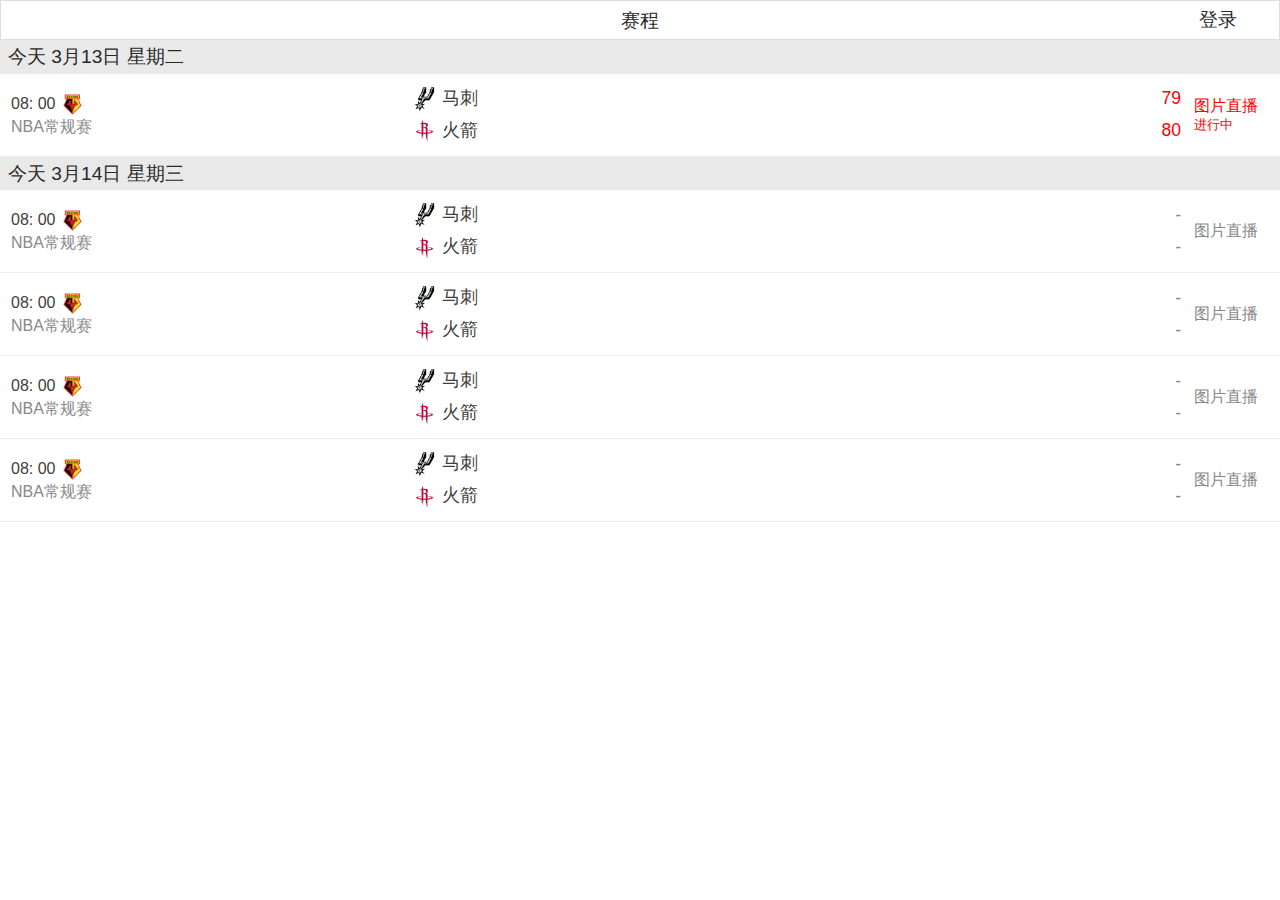
<file: web/index.html>
<!DOCTYPE html>
<html>
<head>
	<meta charset="utf-8" />
	<meta http-equiv="X-UA-Compatible" content="IE=edge">
	<title>Sinwa图片直播</title>
	<meta name="viewport" content="width=device-width, initial-scale=1, user-scalable=no">
	<meta content="yes" name="apple-mobile-web-app-capable" />
	<meta content="black" name="apple-mobile-web-app-status-bar-style" />
	<meta content="telephone=no" name="format-detection" />
	<meta content="email=no" name="format-detection" />
	<link rel="stylesheet" type="text/css" href="./assert/css/reset.css" />
	<link rel="stylesheet" type="text/css" href="./assert/css/main.css" />
	<link rel="stylesheet" href="./assert/iconfont/iconfont.css">
	<link rel="shortcut icon" href="./favicon.ico">
	<script src="./js/jquery-3.3.1.min.js"></script>
	<style>
		.match > h2 {
			font-size: 1.2rem;
			color: #292929;
			height: 2.1rem;
			line-height: 2.1rem;
			padding: 0 .5rem;
			background: #e9e9e9;
		}
		.match-item {
			display: flex;
			padding: 6px;
			border-bottom: 1px solid #eee;
		}
		/* .match-item:last-child {
			border: none;
		} */
		.match-item-info, .match-item-teams, .match-item-result {
			height: 70px;
			padding: 5px;
		}
		.match-item-info {
			flex: 1;
			display: flex;
			flex-direction: column;
			justify-content: center;
			color: #888;
			font-size: 1rem;
		}
		.match-item-info .match-time {
			vertical-align: middle;
			color: #404040;
		}
		.match-item-teams {
			flex: 2;
			display: flex;
			flex-direction: column;
			justify-content: center;
			font-size: 1.1rem;
			color: #404040;
		}
		.match-item-teams > div {
			display: flex;
			justify-content: space-between;
			align-items: center;
			vertical-align: middle;
			padding: 3px;
		}
		/*team的比分*/
		.match-item-teams > div span:last-child {
			color: #888;
		}
		.match-item-teams.isLive > div span:last-child {
			color: red;
		}
		/*视频是否处于直播状态*/
		.match-item .match-item-result {
			font-size: .8rem;
			width: 85px;
			display: flex;
			flex-direction: column;
			justify-content: center;
			color: #888;
		}
		.match-item .match-item-result.isLive {
			color: red;
		}
		.match-item .match-item-result > div:first-child {
			font-size: 1rem;
		}
	</style>
</head>
<body>
	<div>
		<header class="header">
			赛程
			<!--用户处于登录状态时，将该按钮隐藏-->
			<a href="./login.html">
				<!-- <i class="icon iconfont icon-wode my"></i> -->
				<span class="my">登录</span>
			</a>
		</header>
		<div class="content">
			<div class="match">
				<h2>今天 3月13日 星期二</h2>
				<a href="./detail.html">
					<div class="match-item">
						<div class="match-item-info">
							<div class="match-time">
								08: 00
								<img src="./imgs/match.png" width="25px" height="25px" />
							</div>
							<div>NBA常规赛</div>
						</div>
						<div class="match-item-teams isLive">
							<div>
								<span>
									<img src="./imgs/team1.png" width="25px" height="25px" />
									马刺
								</span>
								<span>79</span>
							</div>
							<div>
								<span>
									<img src="./imgs/team2.png" width="25px" height="25px" />
									火箭
								</span>
								<span>80</span>
							</div>
						</div>
						<div class="match-item-result isLive">
							<div>图片直播</div>
							<div>进行中</div>
						</div>
					</div>
				</a>
			</div>
			<div class="match">
				<h2>今天 3月14日 星期三</h2>

				<a href="./detail.html">
					<div class="match-item">
						<div class="match-item-info normal-font">
							<div class="match-time">
								08: 00
								<img src="./imgs/match.png" width="25px" height="25px" />
							</div>
							<div>NBA常规赛</div>
						</div>
						<div class="match-item-teams">
							<div>
								<span>
									<img src="./imgs/team1.png" width="25px" height="25px" /> 马刺
								</span>
								<span>-</span>
							</div>
							<div>
								<span>
									<img src="./imgs/team2.png" width="25px" height="25px" /> 火箭
								</span>
								<span>-</span>
							</div>
						</div>
						<div class="match-item-result">
							<div>图片直播</div>
						</div>
					</div>
				</a>
				<a href="./detail.html">
					<div class="match-item">
						<div class="match-item-info normal-font">
							<div class="match-time">
								08: 00
								<img src="./imgs/match.png" width="25px" height="25px" />
							</div>
							<div>NBA常规赛</div>
						</div>
						<div class="match-item-teams">
							<div>
								<span>
									<img src="./imgs/team1.png" width="25px" height="25px" /> 马刺
								</span>
								<span>-</span>
							</div>
							<div>
								<span>
									<img src="./imgs/team2.png" width="25px" height="25px" /> 火箭
								</span>
								<span>-</span>
							</div>
						</div>
						<div class="match-item-result">
							<div>图片直播</div>
						</div>
					</div>
				</a>
				<a href="./detail.html">
					<div class="match-item">
						<div class="match-item-info normal-font">
							<div class="match-time">
								08: 00
								<img src="./imgs/match.png" width="25px" height="25px" />
							</div>
							<div>NBA常规赛</div>
						</div>
						<div class="match-item-teams">
							<div>
								<span>
									<img src="./imgs/team1.png" width="25px" height="25px" /> 马刺
								</span>
								<span>-</span>
							</div>
							<div>
								<span>
									<img src="./imgs/team2.png" width="25px" height="25px" /> 火箭
								</span>
								<span>-</span>
							</div>
						</div>
						<div class="match-item-result">
							<div>图片直播</div>
						</div>
					</div>
				</a>
				<a href="./detail.html">
					<div class="match-item">
						<div class="match-item-info normal-font">
							<div class="match-time">
								08: 00
								<img src="./imgs/match.png" width="25px" height="25px" />
							</div>
							<div>NBA常规赛</div>
						</div>
						<div class="match-item-teams">
							<div>
								<span>
									<img src="./imgs/team1.png" width="25px" height="25px" /> 马刺
								</span>
								<span>-</span>
							</div>
							<div>
								<span>
									<img src="./imgs/team2.png" width="25px" height="25px" /> 火箭
								</span>
								<span>-</span>
							</div>
						</div>
						<div class="match-item-result">
							<div>图片直播</div>
						</div>
					</div>
				</a>
			</div>
		</div>
	</div>
</body>
</html>
</file>
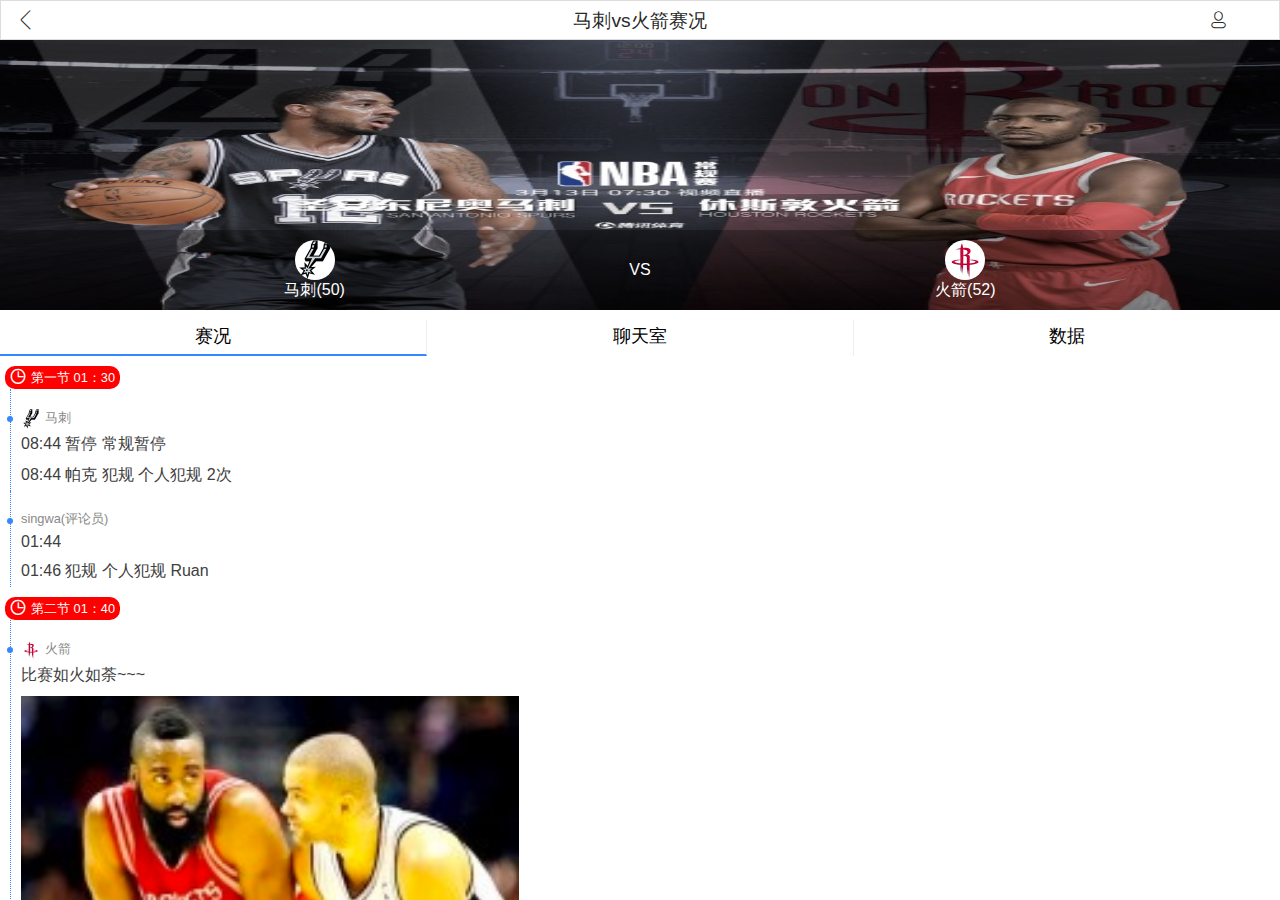
<file: web/detail.html>
<!DOCTYPE html>
<html>

<head>
	<meta charset="utf-8" />
	<meta http-equiv="X-UA-Compatible" content="IE=edge">
	<title>Sinwa图片直播 - 详情</title>
	<meta name="viewport" content="width=device-width, initial-scale=1, user-scalable=no">
	<meta content="yes" name="apple-mobile-web-app-capable" />
	<meta content="black" name="apple-mobile-web-app-status-bar-style" />
	<meta content="telephone=no" name="format-detection" />
	<meta content="email=no" name="format-detection" />
	<link rel="stylesheet" type="text/css" href="./assert/css/reset.css" />
	<link rel="stylesheet" type="text/css" href="./assert/css/main.css" />
	<link rel="stylesheet" href="./assert/iconfont/iconfont.css">
	<link rel="shortcut icon" href="./favicon.ico">
	<script src="./js/jquery-3.3.1.min.js"></script>
	<style>
		/*详情界面保持上部分静止，下面滚动; 同样利用flex布局 poster自然高度， tab-nav自然高度， tab-block填满剩余部分*/
		.poster {
			position: relative;
		}
		.post-img {
			height: 30vh;
			width: 100%;
		}
		.poster-title {
			position: absolute;
			bottom: 0;
			display: flex;
			align-items: center;
			color: #fff;
			width: 100%;
			height: 80px;
			/*这里不要使用opacity属性，文字也会继承透明属性，使用rgpa*/
			background: rgba(0, 0, 0, 0.3);
		}
		.poster-title-team {
			flex: 1;
			text-align: center;
		}
		.poster-title-team img {
			border-radius: 50%;
		}
		/* ************************tab 切换******************************* */
		.tab-nav {
			display: flex;
			margin-top: 5px;
			padding: 5px 0;
			text-align: center;
		}
		.tab-nav > div {
			flex: 1;
			line-height: 2rem;
			font-size: 1.1rem;
			text-align: center;
			border-right: 1px solid #eee;
			padding-bottom: 2px;
		}
		.tab-nav > div:last-child {
			border: none;
		}
		.tab-nav > div.active {
			border-bottom: 2px solid #38f;
		}
		.tab-block {
			flex: 1;
			overflow-y: scroll;
		}

		/******************赛况 frame时间片段的意思*****************/
		.frame {
			padding: 5px;
		}
		/*加强时间icon的效果*/
		.frame .icon {
			font-weight: bold;
			margin-right: 5px;
		}
		.frame-header {
			font-size: 0.8rem;
			display: inline-block;
			padding: 2px 5px;
			background: red;
			color: #fff;
			border-radius: 10px;
		}
		.frame-item {
			position: relative;
			margin-left: 5px;
			border-left: 1px dotted #38f;
			padding: 20px 10px 0;
		}
		.frame-item > p {
			font-size: 1rem;
			color: #404040;
			padding: 5px 0;
		}
		.frame-dot {
			position: absolute;
			width: 6px;
			height: 6px;
			background: #38f;
			border-radius: 50%;
			left: -4px;
    		top: 27px;
		}
		.frame-item-author {
			color: #888;
			font-size: 0.8rem;
			vertical-align: middle;
		}
		/* *************** 评论 ****************  */
		.comments {
			/*为评论输入框留位置，由于输入框是绝对定位*/
			padding-bottom: 50px;
		}
		.comment-form {
			position: fixed;
			bottom: 0;
			left: 0;
			width: 100%;
			height: 50px;
		}
		.comment-form input {
			background:ghostwhite;
			border-top: 1px solid #eee;
			outline: none;
			padding: 5px 10px;
			width: 100%;
			height: 100%;
		}
		.comment {
			font-size: 1rem;
			line-height: 1.5rem;
			margin: 5px 10px;
		}
		.comment > span:first-child {
			color: #38f;
		}


		/*比赛数据*/
		.match-data {
			background: #eee;
		}
		.match-data > div {
			background: #fff;
			margin-bottom: 10px;
			padding: 10px;
		}
		.match-score {
			display: flex;
			flex-direction: row;
			align-items: center;
			text-align: center;
		}
		.match-team-info {
			flex: 1;
		}
		.match-team-info img {
			margin-bottom: 5px;
		}
		.match-score-result {
			flex: 3;
		}
		.match-score-result > div {
			margin: 5px 0;
		}
		.sub-title {
			font-size: 1.1rem;
			font-weight: bold;
		}
		.match-report-row {
			display: flex;
			height: 40px;
			line-height: 40px;
			text-align: center;
			align-items: center;
		}
		.match-report-row.row-title {
			border-bottom: 1px solid #eee;
			color: #888;
			font-size: .8rem;
		}
		.match-report-row span {
			flex: 1;
		}
		.match-report-row span:first-child {
			text-align: left;
		}
		.match-report-row span:last-child {
			text-align: right;
		}

		/* 本场最佳 */
		.mvp > div {
			margin: 10px 0;
			display: flex;
			justify-content: space-between;
			align-items: center;
		}
		.mvp-score {
			display: flex;
			font-size: 1.1rem;
			text-align: center;
			justify-content: space-between;
			align-items: center
		}
		.mvp-score span {
			margin: 0 10px;
		}
		.mvp-score-label {
			font-size: .8rem;
			color: #888;
		}
		.mvp-player {
			flex: 1;
			display: flex;
			align-items: center;
		}
		/*让第二个球员的信息，靠右*/
		.mvp-player:last-child {
			justify-content: flex-end;
		}
		.mvp-player-info {
			margin: 0 5px;
			font-size: .8rem;
			color: #888;
		}
		.mvp-player img {
			border-radius: 50%;
		}
	</style>
</head>

<body>
	<header class="header xxl-font">
		<i class="icon iconfont icon-fanhui back" id="back"></i>
		马刺vs火箭赛况
		<!--用户处于登录状态时，将该按钮隐藏-->
		<a href="./login.html">
			<i class="icon iconfont icon-wode my"></i>
		</a>
	</header>
	<div class="content">
		<div class="poster">
			<img src="./imgs/match-poster.png" class="post-img" />
			<div class="poster-title">
				<div class="poster-title-team">
					<img src="./imgs/team1.png" width="40px" height="40px">
					<div>马刺(50)</div>
				</div>
				<div>VS</div>
				<div class="poster-title-team">
					<img src="./imgs/team2.png" width="40px" height="40px">
					<div>火箭(52)</div>
				</div>
			</div>
		</div>
		<div class="tab-nav">
			<div class="active">赛况</div>
			<div>聊天室</div>
			<div>数据</div>
		</div>
		<div class="tab-block">
			<div id="match-result">
				<div class="frame">
					<h3 class="frame-header">
						<i class="icon iconfont icon-shijian"></i>第一节 01：30
					</h3>
					<div class="frame-item">
						<span class="frame-dot"></span>
						<div class="frame-item-author">
							<img src="./imgs/team1.png" width="20px" height="20px" /> 马刺
						</div>
						<p>08:44 暂停 常规暂停</p>
						<p>08:44 帕克 犯规 个人犯规 2次</p>
					</div>
					<div class="frame-item">
						<span class="frame-dot"></span>
						<div class="frame-item-author">
							singwa(评论员)
						</div>
						<p>01:44 </p>
						<p>01:46 犯规 个人犯规 Ruan</p>
					</div>
				</div>
				<div class="frame">
					<h3 class="frame-header">
						<i class="icon iconfont icon-shijian"></i>第二节 01：40
					</h3>
					<div class="frame-item">
						<span class="frame-dot"></span>
						<div class="frame-item-author">
							<img src="./imgs/team2.png" width="20px" height="20px" /> 火箭
						</div>
						<p>比赛如火如荼~~~</p>
						<p>
							<img src="./imgs/1.png" width="40%" />
						</p>
					</div>
					<div class="frame-item">
						<span class="frame-dot"></span>
						<div class="frame-item-author">
							singwa(评论员)
						</div>
						<p>08:44:41 火箭队请求暂停 常规暂停</p>
						<p>08:44:40 哈登进攻犯规 个人犯规3次</p>
					</div>
				</div>
			</div>
			<div id="comments" class="hidden comments">
				<div class="comment">
					<span>xixi</span>
					<span>赞~</span>
				</div>
				<div class="comment">
					<span>xixi</span>
					<span>赞~哈登mvp</span>
				</div>
				<div class="comment">
					<span>singwa</span>
					<span>哈登+克里斯-保罗 必定能夺冠，加油火箭！</span>
				</div>
				<div class="comment">
					<span>mooc</span>
					<span>詹姆斯去火箭吧~</span>
				</div>
				<div class="comment">
					<span>singwa2</span>
					<span>这场比赛太精彩了</span>
				</div>
				<div class="comment">
					<span>singwa</span>
					<span> 火箭目前位列西部第一，在击败独行侠之后，他们已经领先勇士1.5个胜场，而马刺的处境则是较为尴尬，他们目前拿到了37胜29负，只比身后的快船、掘金和爵士多0.5个胜场，如果马刺赢下火箭，他们将会继续保住西部前7的位置。</span>
				</div>
				<div class="comment">
					<span>xixi</span>
					<span>赞~</span>
				</div>
				<div class="comment">
					<span>xixi</span>
					<span>赞~dfdfgkkksds分担分担分担分担浮动</span>
				</div>
				<div class="comment">
					<span>singwa</span>
					<span>《烈火如歌》最近真是吸粉无数，各种话题随随便便就有成千上万的阅读量，本剧的点击量也轻轻松松破了十亿。看来热巴的高颜值和周渝民男神的实力演技，获得了大家的广泛肯...[详情]</span>
				</div>
				<div class="comment">
					<span>xixi</span>
					<span>赞~</span>
				</div>
				<div class="comment">
					<span>xixi</span>
					<span>赞~dfdfgkkksds分担分担分担分担浮动</span>
				</div>
				<div class="comment">
					<span>singwa</span>
					<span>《烈火如歌》最近真是吸粉无数，各种话题随随便便就有成千上万的阅读量，本剧的点击量也轻轻松松破了十亿。看来热巴的高颜值和周渝民男神的实力演技，获得了大家的广泛肯...[详情]</span>
				</div>
				<div class="comment-form">
					<input type="text" placeholder="别憋着，说点啥~~ 回车既发射"></input>
				</div>
			</div>
			<div id="match-data" class="hidden match-data">
				<div class="match-score">
					<div class="match-team-info">
						<img src="./imgs/team1.png" width="40px" height="40px" />
						<div>火箭</div>
					</div>
					<div class="match-score-result">
						<div style="font-size: .8rem;color: red;">第一小节 01：40</div>
						<div style="font-size: 1.2rem; color:red;">
							<span>21</span>
							<span>Live</span>
							<span>22</span>
						</div>
						<div style="font-size: .8rem; color:#888;">NBA常规赛</div>
					</div>
					<div class="match-team-info">
						<img src="./imgs/team2.png" width="40px" height="40px" />
						<div>雷霆</div>
					</div>
				</div>
				<div class="match-report">
					<h3 class="sub-title">赛况</h3>
					<div class="match-report-row row-title">
						<span>球队</span>
						<span>1TH</span>
						<span>2TH</span>
						<span>3TH</span>
						<span>4TH</span>
						<span>总分</span>
					</div>
					<div class="match-report-row">
						<span><img src="./imgs/team1.png" width="30px" height="30px" /></span>
						<span>20</span>
						<span>-</span>
						<span>-</span>
						<span>20</span>
						<span>40</span>
					</div>
					<div class="match-report-row">
						<span>
							<img src="./imgs/team2.png" width="30px" height="30px" />
						</span>
						<span>15</span>
						<span>-</span>
						<span>-</span>
						<span>30</span>
						<span>40</span>
					</div>
				</div>
				<div class="mvp">
					<h3 class="sub-title">本场最佳</h3>
					<div>
						<div class="mvp-player">
							<img src="./imgs/pa.png" width="50px;" height="40px" />
							<div class="mvp-player-info">
								<div>9</div>
								<div>帕克</div>
							</div>
						</div>
						<div class="mvp-score">
							<span>10</span>
							<span class="mvp-score-label">得分</span>
							<span>12</span>
						</div>
						<div class="mvp-player">
							<div class="mvp-player-info">
								<div>13</div>
								<div>哈登</div>
							</div>
							<img src="./imgs/ha.png" width="50px;" height="40px" />
						</div>
					</div>
					<div>
						<div class="mvp-player">
							<img src="./imgs/pa.png" width="50px;" height="40px" />
							<div class="mvp-player-info">
								<div>9</div>
								<div>帕克</div>
							</div>
						</div>
						<div class="mvp-score"><span>10</span><span class="mvp-score-label">助攻</span><span>9</span></div>
						<div class="mvp-player">
							<div class="mvp-player-info">
								<div>3</div>
								<div>保罗</div>
							</div>
							<img src="./imgs/bao.png" width="50px;" height="40px" />
						</div>
					</div>
				</div>
			</div>
		</div>
	</div>
	<script>
		$(function () {
			var $nav = $('.tab-nav div');
			var $content = $('.tab-block > div');
			var $back = $('#back');

			/*切换tab*/
			$nav.click(function () {
				var $this = $(this);
				var $t = $this.index();
				$nav.removeClass();
				$this.addClass('active');
				$content.css('display', 'none');
				$content.eq($t).css('display', 'block');
			});

			$back.click(function () {
				window.history.back();
			});
		});
	</script>
</body>
</html>
</file>
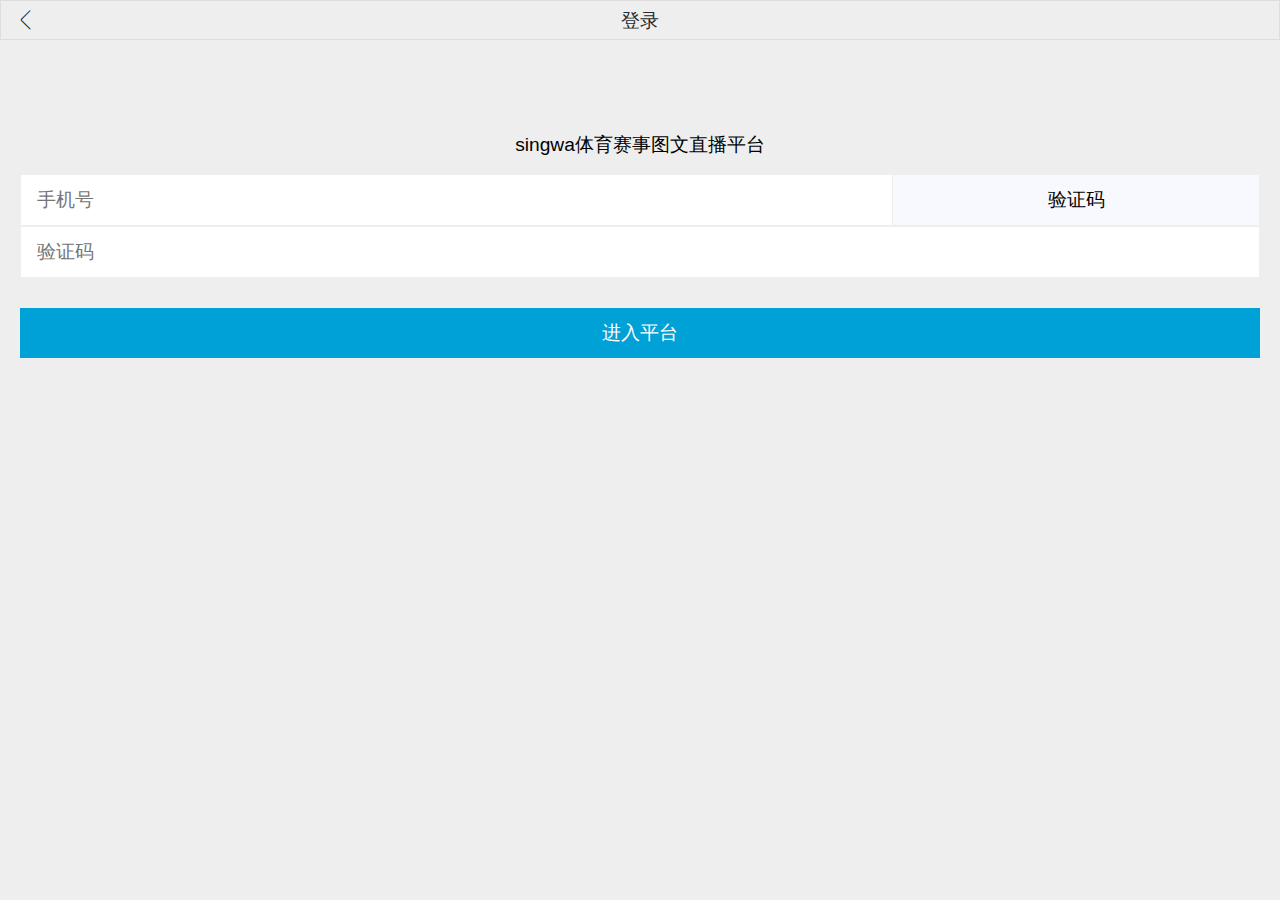
<file: web/login.html>
<!DOCTYPE html>
<html>

<head>
	<meta charset="utf-8" />
	<meta http-equiv="X-UA-Compatible" content="IE=edge">
	<title>Sinwa图片直播 - 登录</title>
	<meta name="viewport" content="width=device-width, initial-scale=1, user-scalable=no">
	<meta content="yes" name="apple-mobile-web-app-capable" />
	<meta content="black" name="apple-mobile-web-app-status-bar-style" />
	<meta content="telephone=no" name="format-detection" />
	<meta content="email=no" name="format-detection" />
	<link rel="stylesheet" type="text/css" href="./assert/css/reset.css" />
	<link rel="stylesheet" type="text/css" href="./assert/css/main.css" />
	<link rel="stylesheet" href="./assert/iconfont/iconfont.css">
	<link rel="shortcut icon" href="./favicon.ico">
	<script src="./js/jquery-3.3.1.min.js"></script>
	<style>
		body {
			background: #eee;
		}
		.login {
			text-align: center;
			margin-top: 8vh;
			padding: 20px;
		}
		.login h2 {
			font-size: 1.2rem;
			margin-bottom: 1rem;
		}
		.login-item {
			font-size: 0;
			background: #fff;
			padding-left: 1rem;
			border: 1px solid #eee;
		}
		/*避免两个输入框间的border重叠*/
		.login-item:last-child {
			border-top: 0;
		}
		input, button {
			width: 100%;
			border: none;
			outline: none;
			height: 50px;
			line-height: 50px;
			font-size: 1.2rem;
			color: #333;
			background: transparent;
		}
		.phone-num {
			width: 70%;
		}
		/*获取验证码的button*/
		.login-item button {
			width: 30%;
			padding: 0 10px;
			background: none;
			color: inherit;
			display: inline-block;
			background: ghostwhite;
			border-left: 1px solid #eee;
		}
		.submit-btn {
			background: #00a1d6;
			width: 100%;
			color: #fff;
			margin-top: 30px;
		}

	</style>
</head>

<body>
	<header class="header xxl-font">
		<i class="icon iconfont icon-fanhui back" id="back"></i>
		登录
	</header>
	<form class="login" id="form">
		<h2>singwa体育赛事图文直播平台</h2>
		<div class="login-item">
			<input type="text" placeholder="手机号" class="phone-num" name="phone_num"/>
			<button type="button" id="authCodeBtn">验证码</button>
		</div>
		<div class="login-item">
			<input type="text" placeholder="验证码" name="code" />
		</div>
		<button type="submit" class="submit-btn" id="submit-btn">进入平台</button>
	</form>
	<script>
		$(function () {
			var $back = $('#back');
			var $submitBtn = $('#submit-btn');
			// 获取验证吗
		  $('#authCodeBtn').click(function (event) {

			    var phone_num = $(" input[ name='phone_num' ] ").val()
				url = "http://singwa.swoole.com:8811?s=index/login&phone_num="+phone_num;
				$(this).html('已发送').attr('disabled', true);
				// $.post()
				$.get(url, function (data) {
					// TODO: 将下面3行代码删除
					if (data.status == 'ok') {
						alert('发送完成');
					}
					// if (result.status != 'ok') {
					// 	alert('网络错误');
					// }
				});
			});

			// 提交表单
			$submitBtn.click(function (event) {
				event.preventDefault();
				var formData = $('form').serialize();
				// TODO: 请求后台接口跳转界面，前端跳转或者后台跳
				$.get("https://www.easy-mock.com/mock/5ab1188bddac7967e4398146/example/query?"+formData, function (data) {
					console.log("https://www.easy-mock.com/mock/5ab1188bddac7967e4398146/example/query?" + formData);
					// location.href='index.html';
				});
			});

			// 返回上一页
			$back.click(function (e) {
				window.history.back();
			});
		});
	</script>
</body>

</html>
</file>
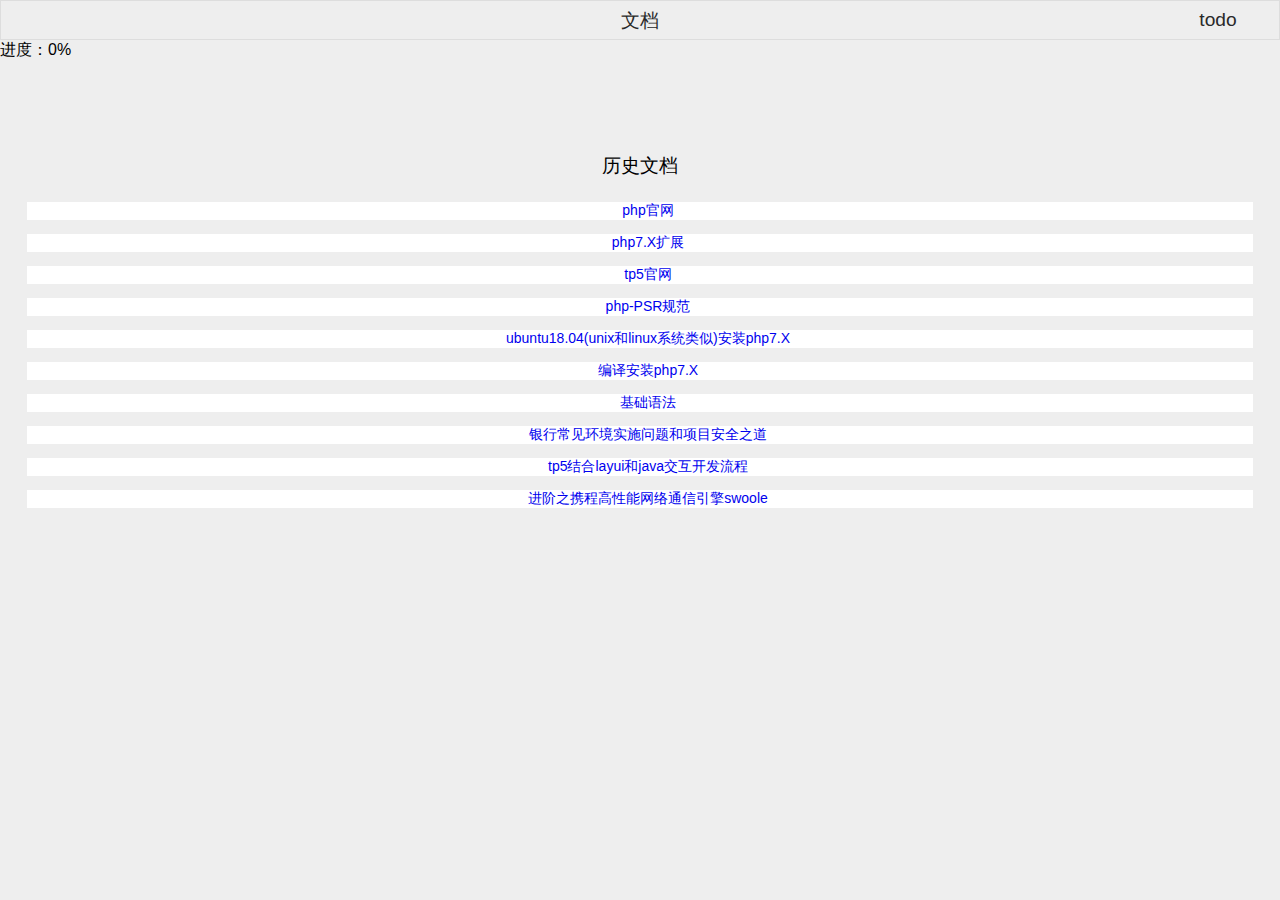
<file: web/php.html>
<!DOCTYPE html>
<html>
<head>
    <meta charset="utf-8"/>
    <meta http-equiv="X-UA-Compatible" content="IE=edge">
    <title>php7.X学习</title>
    <meta name="viewport" content="width=device-width, initial-scale=1, user-scalable=no">
    <meta content="yes" name="apple-mobile-web-app-capable"/>
    <meta content="black" name="apple-mobile-web-app-status-bar-style"/>
    <meta content="telephone=no" name="format-detection"/>
    <meta content="email=no" name="format-detection"/>
    <link rel="stylesheet" type="text/css" href="./assert/css/reset.css"/>
    <link rel="stylesheet" type="text/css" href="./assert/css/main.css"/>
    <link rel="stylesheet" href="./assert/iconfont/iconfont.css">
    <link rel="shortcut icon" href="https://www.php.net/favicon.ico">
    <script src="./js/jquery-3.3.1.min.js"></script>
    <style>
        body {
            background: #eee;
        }

        .login {
            text-align: center;
            margin-top: 8vh;
            padding: 20px;
        }

        .login h2 {
            font-size: 1.2rem;
            margin-bottom: 1rem;
        }

        .login-item {
            background: #fff;
            padding-left: 1rem;
            border: 7px solid #eee;
            font-size: 14px;
        }

        /*避免两个输入框间的border重叠*/
        .login-item:last-child {
            border-top: 0;
        }

        input, button {
            width: 100%;
            border: none;
            outline: none;
            height: 50px;
            line-height: 50px;
            font-size: 1.2rem;
            color: #333;
            background: transparent;
        }
    </style>
</head>
<body>
<div>
    <header class="header">
        文档
        <!--用户处于登录状态时，将该按钮隐藏-->
        <a href="./todo.html">
            <!-- <i class="icon iconfont icon-wode my"></i> -->
            <span class="my">todo</span>
        </a>
    </header>
    <div>
        进度：0%
    </div>
    <div class="login" id="form">
        <h2>历史文档</h2>
        <div class="login-item">
            <a href="https://www.php.net/">php官网</a>
        </div>
        <div class="login-item">
            <a href="https://pecl.php.net/">php7.X扩展</a>
        </div>
        <div class="login-item">
            <a href="https://www.kancloud.cn/manual/thinkphp5/118003">tp5官网</a>
        </div>
        <div class="login-item">
            <a href="https://learnku.com/docs/psr">php-PSR规范</a>
        </div>
        <div class="login-item">
            <a href="https://blog.csdn.net/m290345792/article/details/89371789">ubuntu18.04(unix和linux系统类似)安装php7.X</a>
        </div>
        <div class="login-item">
            <a href="https://www.jianshu.com/p/ca3f65117217">编译安装php7.X</a>
        </div>
        <div class="login-item">
            <a href="javascript:;">基础语法</a>
        </div>
        <div class="login-item">
            <a href="javascript:;">银行常见环境实施问题和项目安全之道</a>
        </div>
        <div class="login-item">
            <a href="javascript:;">tp5结合layui和java交互开发流程</a>
        </div>
        <div class="login-item">
            <a href="javascript:;">进阶之携程高性能网络通信引擎swoole</a>
        </div>
        <div/>
    </div>
</div>
</body>
</html>
</file>
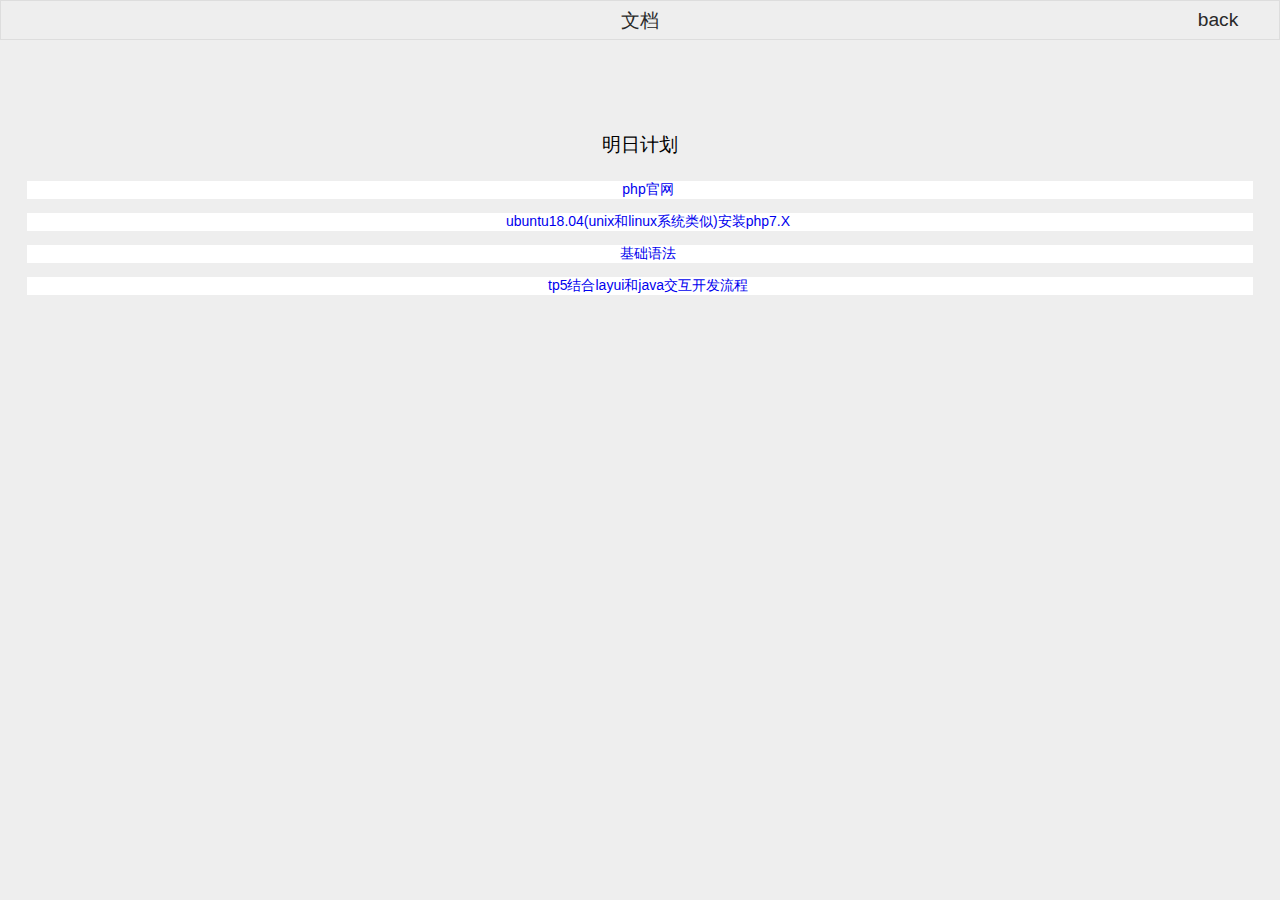
<file: web/todo.html>
<!DOCTYPE html>
<html>
<head>
    <meta charset="utf-8"/>
    <meta http-equiv="X-UA-Compatible" content="IE=edge">
    <title>php7.X学习</title>
    <meta name="viewport" content="width=device-width, initial-scale=1, user-scalable=no">
    <meta content="yes" name="apple-mobile-web-app-capable"/>
    <meta content="black" name="apple-mobile-web-app-status-bar-style"/>
    <meta content="telephone=no" name="format-detection"/>
    <meta content="email=no" name="format-detection"/>
    <link rel="stylesheet" type="text/css" href="./assert/css/reset.css"/>
    <link rel="stylesheet" type="text/css" href="./assert/css/main.css"/>
    <link rel="stylesheet" href="./assert/iconfont/iconfont.css">
    <link rel="shortcut icon" href="https://www.php.net/favicon.ico">
    <script src="./js/jquery-3.3.1.min.js"></script>
    <style>
        body {
            background: #eee;
        }

        .login {
            text-align: center;
            margin-top: 8vh;
            padding: 20px;
        }

        .login h2 {
            font-size: 1.2rem;
            margin-bottom: 1rem;
        }

        .login-item {
            background: #fff;
            padding-left: 1rem;
            border: 7px solid #eee;
            font-size: 14px;
        }

        /*避免两个输入框间的border重叠*/
        .login-item:last-child {
            border-top: 0;
        }

        input, button {
            width: 100%;
            border: none;
            outline: none;
            height: 50px;
            line-height: 50px;
            font-size: 1.2rem;
            color: #333;
            background: transparent;
        }
    </style>
</head>
<body>
<div>
    <header class="header">
        文档
        <!--用户处于登录状态时，将该按钮隐藏-->
        <a href="./php.html">
            <!-- <i class="icon iconfont icon-wode my"></i> -->
            <span class="my">back</span>
        </a>
    </header>
    <div class="login" id="form">
        <h2>明日计划</h2>
        <div class="login-item">
            <a href="https://www.php.net/">php官网</a>
        </div>
        <div class="login-item">
            <a href="https://blog.csdn.net/m290345792/article/details/89371789">ubuntu18.04(unix和linux系统类似)安装php7.X</a>
        </div>
        <div class="login-item">
            <a href="javascript:;">基础语法</a>
        </div>
        <div class="login-item">
            <a href="javascript:;">tp5结合layui和java交互开发流程</a>
        </div>
        <div/>
    </div>
</div>
</body>
</html>
</file>
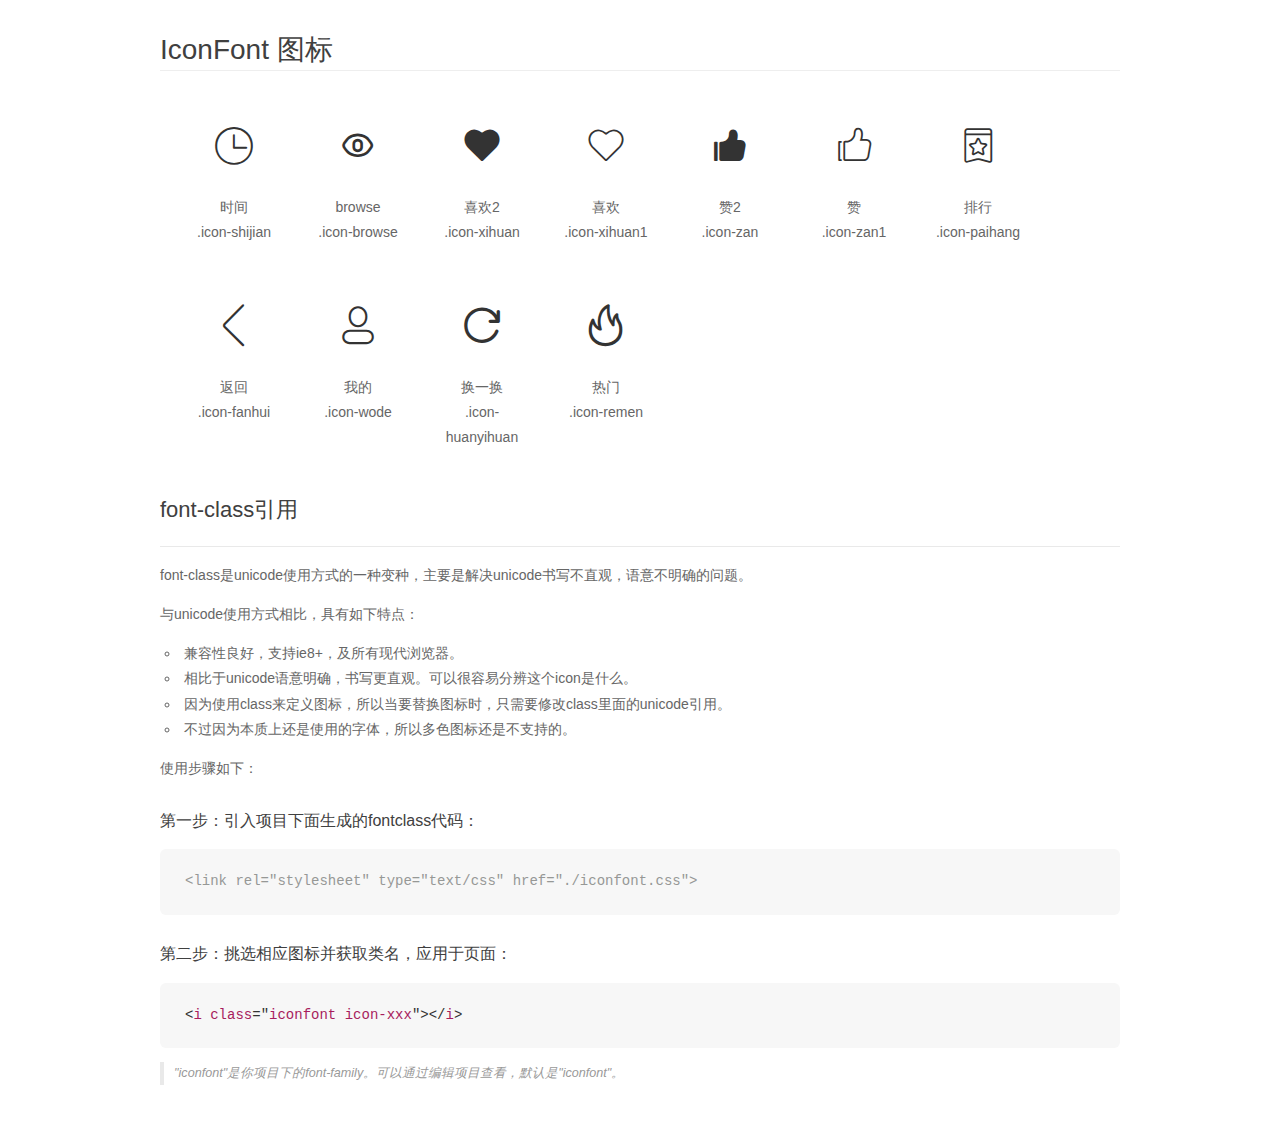
<file: web/assert/iconfont/demo_fontclass.html>
<!DOCTYPE html>
<html>
<head>
    <meta charset="utf-8"/>
    <title>IconFont</title>
    <link rel="stylesheet" href="demo.css">
    <link rel="stylesheet" href="iconfont.css">
</head>
<body>
    <div class="main markdown">
        <h1>IconFont 图标</h1>
        <ul class="icon_lists clear">
            
                <li>
                <i class="icon iconfont icon-shijian"></i>
                    <div class="name">时间</div>
                    <div class="fontclass">.icon-shijian</div>
                </li>
            
                <li>
                <i class="icon iconfont icon-browse"></i>
                    <div class="name">browse</div>
                    <div class="fontclass">.icon-browse</div>
                </li>
            
                <li>
                <i class="icon iconfont icon-xihuan"></i>
                    <div class="name">喜欢2</div>
                    <div class="fontclass">.icon-xihuan</div>
                </li>
            
                <li>
                <i class="icon iconfont icon-xihuan1"></i>
                    <div class="name">喜欢</div>
                    <div class="fontclass">.icon-xihuan1</div>
                </li>
            
                <li>
                <i class="icon iconfont icon-zan"></i>
                    <div class="name">赞2</div>
                    <div class="fontclass">.icon-zan</div>
                </li>
            
                <li>
                <i class="icon iconfont icon-zan1"></i>
                    <div class="name">赞</div>
                    <div class="fontclass">.icon-zan1</div>
                </li>
            
                <li>
                <i class="icon iconfont icon-paihang"></i>
                    <div class="name">排行</div>
                    <div class="fontclass">.icon-paihang</div>
                </li>
            
                <li>
                <i class="icon iconfont icon-fanhui"></i>
                    <div class="name">返回</div>
                    <div class="fontclass">.icon-fanhui</div>
                </li>
            
                <li>
                <i class="icon iconfont icon-wode"></i>
                    <div class="name">我的</div>
                    <div class="fontclass">.icon-wode</div>
                </li>
            
                <li>
                <i class="icon iconfont icon-huanyihuan"></i>
                    <div class="name">换一换</div>
                    <div class="fontclass">.icon-huanyihuan</div>
                </li>
            
                <li>
                <i class="icon iconfont icon-remen"></i>
                    <div class="name">热门</div>
                    <div class="fontclass">.icon-remen</div>
                </li>
            
        </ul>

        <h2 id="font-class-">font-class引用</h2>
        <hr>

        <p>font-class是unicode使用方式的一种变种，主要是解决unicode书写不直观，语意不明确的问题。</p>
        <p>与unicode使用方式相比，具有如下特点：</p>
        <ul>
        <li>兼容性良好，支持ie8+，及所有现代浏览器。</li>
        <li>相比于unicode语意明确，书写更直观。可以很容易分辨这个icon是什么。</li>
        <li>因为使用class来定义图标，所以当要替换图标时，只需要修改class里面的unicode引用。</li>
        <li>不过因为本质上还是使用的字体，所以多色图标还是不支持的。</li>
        </ul>
        <p>使用步骤如下：</p>
        <h3 id="-fontclass-">第一步：引入项目下面生成的fontclass代码：</h3>


        <pre><code class="lang-js hljs javascript"><span class="hljs-comment">&lt;link rel="stylesheet" type="text/css" href="./iconfont.css"&gt;</span></code></pre>
        <h3 id="-">第二步：挑选相应图标并获取类名，应用于页面：</h3>
        <pre><code class="lang-css hljs">&lt;<span class="hljs-selector-tag">i</span> <span class="hljs-selector-tag">class</span>="<span class="hljs-selector-tag">iconfont</span> <span class="hljs-selector-tag">icon-xxx</span>"&gt;&lt;/<span class="hljs-selector-tag">i</span>&gt;</code></pre>
        <blockquote>
        <p>"iconfont"是你项目下的font-family。可以通过编辑项目查看，默认是"iconfont"。</p>
        </blockquote>
    </div>
</body>
</html>
</file>
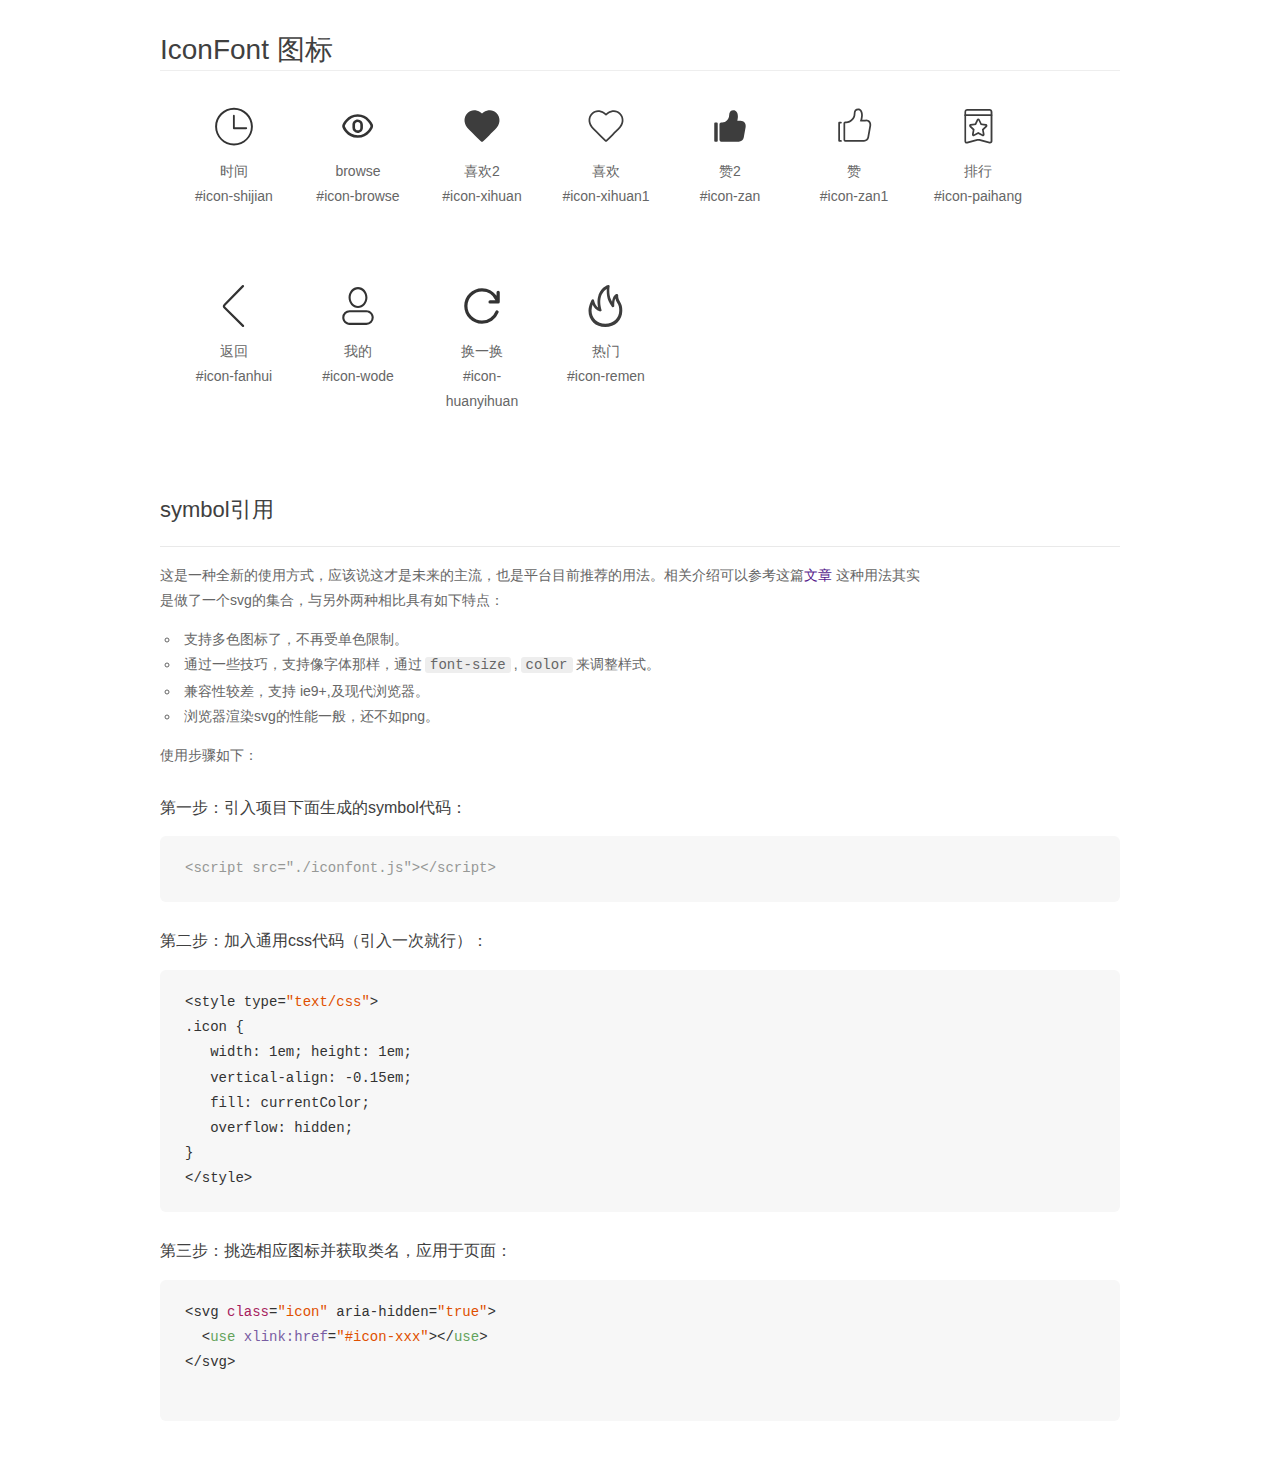
<file: web/assert/iconfont/demo_symbol.html>
<!DOCTYPE html>
<html>
<head>
    <meta charset="utf-8"/>
    <title>IconFont</title>
    <link rel="stylesheet" href="demo.css">
    <script src="iconfont.js"></script>

    <style type="text/css">
        .icon {
          /* 通过设置 font-size 来改变图标大小 */
          width: 1em; height: 1em;
          /* 图标和文字相邻时，垂直对齐 */
          vertical-align: -0.15em;
          /* 通过设置 color 来改变 SVG 的颜色/fill */
          fill: currentColor;
          /* path 和 stroke 溢出 viewBox 部分在 IE 下会显示
             normalize.css 中也包含这行 */
          overflow: hidden;
        }

    </style>
</head>
<body>
    <div class="main markdown">
        <h1>IconFont 图标</h1>
        <ul class="icon_lists clear">
            
                <li>
                    <svg class="icon" aria-hidden="true">
                        <use xlink:href="#icon-shijian"></use>
                    </svg>
                    <div class="name">时间</div>
                    <div class="fontclass">#icon-shijian</div>
                </li>
            
                <li>
                    <svg class="icon" aria-hidden="true">
                        <use xlink:href="#icon-browse"></use>
                    </svg>
                    <div class="name">browse</div>
                    <div class="fontclass">#icon-browse</div>
                </li>
            
                <li>
                    <svg class="icon" aria-hidden="true">
                        <use xlink:href="#icon-xihuan"></use>
                    </svg>
                    <div class="name">喜欢2</div>
                    <div class="fontclass">#icon-xihuan</div>
                </li>
            
                <li>
                    <svg class="icon" aria-hidden="true">
                        <use xlink:href="#icon-xihuan1"></use>
                    </svg>
                    <div class="name">喜欢</div>
                    <div class="fontclass">#icon-xihuan1</div>
                </li>
            
                <li>
                    <svg class="icon" aria-hidden="true">
                        <use xlink:href="#icon-zan"></use>
                    </svg>
                    <div class="name">赞2</div>
                    <div class="fontclass">#icon-zan</div>
                </li>
            
                <li>
                    <svg class="icon" aria-hidden="true">
                        <use xlink:href="#icon-zan1"></use>
                    </svg>
                    <div class="name">赞</div>
                    <div class="fontclass">#icon-zan1</div>
                </li>
            
                <li>
                    <svg class="icon" aria-hidden="true">
                        <use xlink:href="#icon-paihang"></use>
                    </svg>
                    <div class="name">排行</div>
                    <div class="fontclass">#icon-paihang</div>
                </li>
            
                <li>
                    <svg class="icon" aria-hidden="true">
                        <use xlink:href="#icon-fanhui"></use>
                    </svg>
                    <div class="name">返回</div>
                    <div class="fontclass">#icon-fanhui</div>
                </li>
            
                <li>
                    <svg class="icon" aria-hidden="true">
                        <use xlink:href="#icon-wode"></use>
                    </svg>
                    <div class="name">我的</div>
                    <div class="fontclass">#icon-wode</div>
                </li>
            
                <li>
                    <svg class="icon" aria-hidden="true">
                        <use xlink:href="#icon-huanyihuan"></use>
                    </svg>
                    <div class="name">换一换</div>
                    <div class="fontclass">#icon-huanyihuan</div>
                </li>
            
                <li>
                    <svg class="icon" aria-hidden="true">
                        <use xlink:href="#icon-remen"></use>
                    </svg>
                    <div class="name">热门</div>
                    <div class="fontclass">#icon-remen</div>
                </li>
            
        </ul>


        <h2 id="symbol-">symbol引用</h2>
        <hr>

        <p>这是一种全新的使用方式，应该说这才是未来的主流，也是平台目前推荐的用法。相关介绍可以参考这篇<a href="">文章</a>
        这种用法其实是做了一个svg的集合，与另外两种相比具有如下特点：</p>
        <ul>
          <li>支持多色图标了，不再受单色限制。</li>
          <li>通过一些技巧，支持像字体那样，通过<code>font-size</code>,<code>color</code>来调整样式。</li>
          <li>兼容性较差，支持 ie9+,及现代浏览器。</li>
          <li>浏览器渲染svg的性能一般，还不如png。</li>
        </ul>
        <p>使用步骤如下：</p>
        <h3 id="-symbol-">第一步：引入项目下面生成的symbol代码：</h3>
        <pre><code class="lang-js hljs javascript"><span class="hljs-comment">&lt;script src="./iconfont.js"&gt;&lt;/script&gt;</span></code></pre>
        <h3 id="-css-">第二步：加入通用css代码（引入一次就行）：</h3>
        <pre><code class="lang-js hljs javascript">&lt;style type=<span class="hljs-string">"text/css"</span>&gt;
.icon {
   width: <span class="hljs-number">1</span>em; height: <span class="hljs-number">1</span>em;
   vertical-align: <span class="hljs-number">-0.15</span>em;
   fill: currentColor;
   overflow: hidden;
}
&lt;<span class="hljs-regexp">/style&gt;</span></code></pre>
        <h3 id="-">第三步：挑选相应图标并获取类名，应用于页面：</h3>
        <pre><code class="lang-js hljs javascript">&lt;svg <span class="hljs-class"><span class="hljs-keyword">class</span></span>=<span class="hljs-string">"icon"</span> aria-hidden=<span class="hljs-string">"true"</span>&gt;<span class="xml"><span class="hljs-tag">
  &lt;<span class="hljs-name">use</span> <span class="hljs-attr">xlink:href</span>=<span class="hljs-string">"#icon-xxx"</span>&gt;</span><span class="hljs-tag">&lt;/<span class="hljs-name">use</span>&gt;</span>
</span>&lt;<span class="hljs-regexp">/svg&gt;
        </span></code></pre>
    </div>
</body>
</html>
</file>
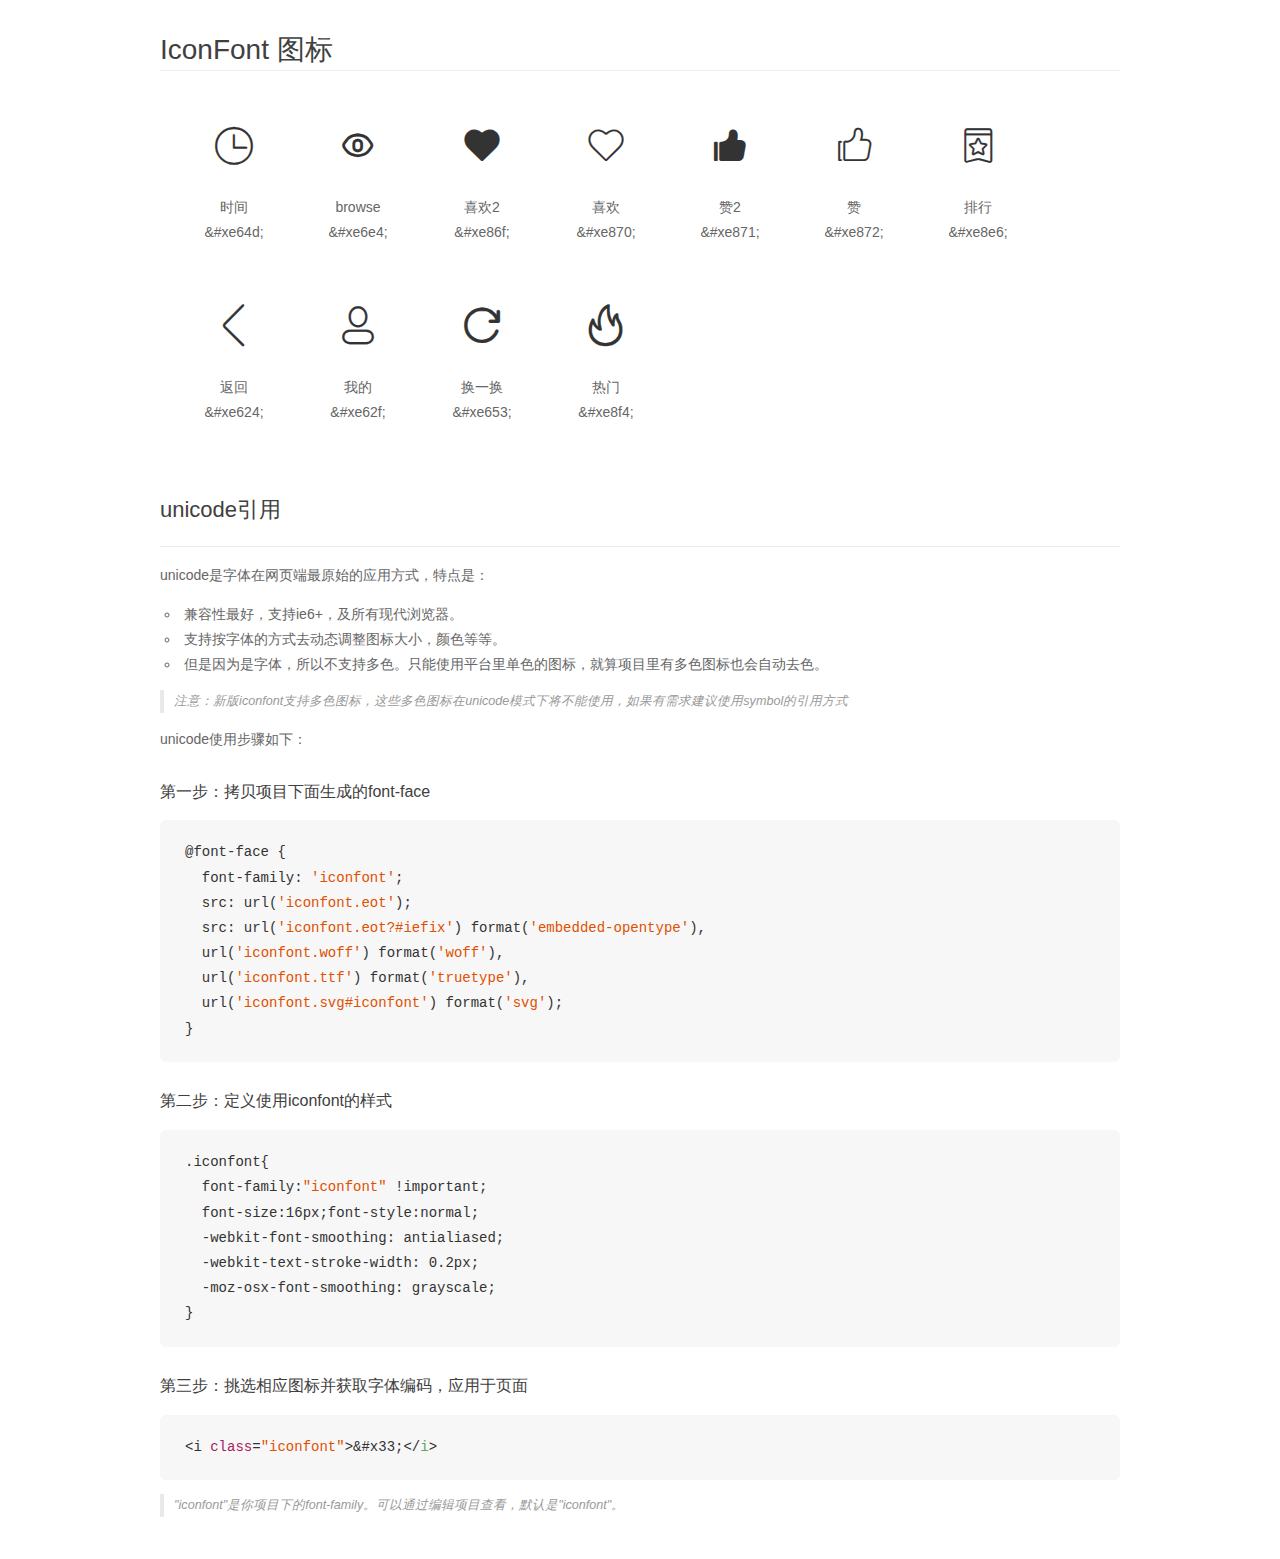
<file: web/assert/iconfont/demo_unicode.html>
<!DOCTYPE html>
<html>
<head>
    <meta charset="utf-8"/>
    <title>IconFont</title>
    <link rel="stylesheet" href="demo.css">

    <style type="text/css">

        @font-face {font-family: "iconfont";
          src: url('iconfont.eot'); /* IE9*/
          src: url('iconfont.eot#iefix') format('embedded-opentype'), /* IE6-IE8 */
          url('iconfont.woff') format('woff'), /* chrome, firefox */
          url('iconfont.ttf') format('truetype'), /* chrome, firefox, opera, Safari, Android, iOS 4.2+*/
          url('iconfont.svg#iconfont') format('svg'); /* iOS 4.1- */
        }

        .iconfont {
          font-family:"iconfont" !important;
          font-size:16px;
          font-style:normal;
          -webkit-font-smoothing: antialiased;
          -webkit-text-stroke-width: 0.2px;
          -moz-osx-font-smoothing: grayscale;
        }

    </style>
</head>
<body>
    <div class="main markdown">
        <h1>IconFont 图标</h1>
        <ul class="icon_lists clear">
            
                <li>
                <i class="icon iconfont">&#xe64d;</i>
                    <div class="name">时间</div>
                    <div class="code">&amp;#xe64d;</div>
                </li>
            
                <li>
                <i class="icon iconfont">&#xe6e4;</i>
                    <div class="name">browse</div>
                    <div class="code">&amp;#xe6e4;</div>
                </li>
            
                <li>
                <i class="icon iconfont">&#xe86f;</i>
                    <div class="name">喜欢2</div>
                    <div class="code">&amp;#xe86f;</div>
                </li>
            
                <li>
                <i class="icon iconfont">&#xe870;</i>
                    <div class="name">喜欢</div>
                    <div class="code">&amp;#xe870;</div>
                </li>
            
                <li>
                <i class="icon iconfont">&#xe871;</i>
                    <div class="name">赞2</div>
                    <div class="code">&amp;#xe871;</div>
                </li>
            
                <li>
                <i class="icon iconfont">&#xe872;</i>
                    <div class="name">赞</div>
                    <div class="code">&amp;#xe872;</div>
                </li>
            
                <li>
                <i class="icon iconfont">&#xe8e6;</i>
                    <div class="name">排行</div>
                    <div class="code">&amp;#xe8e6;</div>
                </li>
            
                <li>
                <i class="icon iconfont">&#xe624;</i>
                    <div class="name">返回</div>
                    <div class="code">&amp;#xe624;</div>
                </li>
            
                <li>
                <i class="icon iconfont">&#xe62f;</i>
                    <div class="name">我的</div>
                    <div class="code">&amp;#xe62f;</div>
                </li>
            
                <li>
                <i class="icon iconfont">&#xe653;</i>
                    <div class="name">换一换</div>
                    <div class="code">&amp;#xe653;</div>
                </li>
            
                <li>
                <i class="icon iconfont">&#xe8f4;</i>
                    <div class="name">热门</div>
                    <div class="code">&amp;#xe8f4;</div>
                </li>
            
        </ul>
        <h2 id="unicode-">unicode引用</h2>
        <hr>

        <p>unicode是字体在网页端最原始的应用方式，特点是：</p>
        <ul>
        <li>兼容性最好，支持ie6+，及所有现代浏览器。</li>
        <li>支持按字体的方式去动态调整图标大小，颜色等等。</li>
        <li>但是因为是字体，所以不支持多色。只能使用平台里单色的图标，就算项目里有多色图标也会自动去色。</li>
        </ul>
        <blockquote>
        <p>注意：新版iconfont支持多色图标，这些多色图标在unicode模式下将不能使用，如果有需求建议使用symbol的引用方式</p>
        </blockquote>
        <p>unicode使用步骤如下：</p>
        <h3 id="-font-face">第一步：拷贝项目下面生成的font-face</h3>
        <pre><code class="lang-js hljs javascript">@font-face {
  font-family: <span class="hljs-string">'iconfont'</span>;
  src: url(<span class="hljs-string">'iconfont.eot'</span>);
  src: url(<span class="hljs-string">'iconfont.eot?#iefix'</span>) format(<span class="hljs-string">'embedded-opentype'</span>),
  url(<span class="hljs-string">'iconfont.woff'</span>) format(<span class="hljs-string">'woff'</span>),
  url(<span class="hljs-string">'iconfont.ttf'</span>) format(<span class="hljs-string">'truetype'</span>),
  url(<span class="hljs-string">'iconfont.svg#iconfont'</span>) format(<span class="hljs-string">'svg'</span>);
}
</code></pre>
        <h3 id="-iconfont-">第二步：定义使用iconfont的样式</h3>
        <pre><code class="lang-js hljs javascript">.iconfont{
  font-family:<span class="hljs-string">"iconfont"</span> !important;
  font-size:<span class="hljs-number">16</span>px;font-style:normal;
  -webkit-font-smoothing: antialiased;
  -webkit-text-stroke-width: <span class="hljs-number">0.2</span>px;
  -moz-osx-font-smoothing: grayscale;
}
</code></pre>
        <h3 id="-">第三步：挑选相应图标并获取字体编码，应用于页面</h3>
        <pre><code class="lang-js hljs javascript">&lt;i <span class="hljs-class"><span class="hljs-keyword">class</span></span>=<span class="hljs-string">"iconfont"</span>&gt;&amp;#x33;<span class="xml"><span class="hljs-tag">&lt;/<span class="hljs-name">i</span>&gt;</span></span></code></pre>

        <blockquote>
        <p>"iconfont"是你项目下的font-family。可以通过编辑项目查看，默认是"iconfont"。</p>
        </blockquote>
    </div>


</body>
</html>
</file>
<file: web/assert/css/main.css>
body {
    font-family: -apple-system, BlinkMacSystemFont, "PingFang SC","Helvetica Neue",STHeiti,"Microsoft Yahei",Tahoma,Simsun,sans-serif;
	display: flex;
	flex-direction: column;
}
.fr {
	float: right;
}
.fl {
	float: left;
}
.hidden {
	display: none;
}
/* header content 采用该形式是为了header固定在顶部*/
.header {
	font-size: 1.2rem;
	color: #292929;
    height: 40px;
    line-height: 40px;
	text-align: center;
	border: 1px solid #ddd;
}
.content {
	display: flex;
	flex-direction: column;
	flex: 1;
	overflow-y: scroll;
}
.my {
	position: absolute;
	right: 0;
	top: 0;
	width: 124px;
	text-align: center;
	font-size: 1.2rem!important;
	color: #292929;
}
.back {
	position: absolute;
	left: 0;
	top: 0;
	width: 50px;
	text-align: center;
	font-size: 1.2rem!important;
}
</file>
<file: web/assert/iconfont/iconfont.css>
@font-face {font-family: "iconfont";
  src: url('iconfont.eot?t=1520838683228'); /* IE9*/
  src: url('iconfont.eot?t=1520838683228#iefix') format('embedded-opentype'), /* IE6-IE8 */
  url('[data-uri]') format('woff'),
  url('iconfont.ttf?t=1520838683228') format('truetype'), /* chrome, firefox, opera, Safari, Android, iOS 4.2+*/
  url('iconfont.svg?t=1520838683228#iconfont') format('svg'); /* iOS 4.1- */
}

.iconfont {
  font-family:"iconfont" !important;
  font-size:16px;
  font-style:normal;
  -webkit-font-smoothing: antialiased;
  -moz-osx-font-smoothing: grayscale;
}

.icon-shijian:before { content: "\e64d"; }

.icon-browse:before { content: "\e6e4"; }

.icon-xihuan:before { content: "\e86f"; }

.icon-xihuan1:before { content: "\e870"; }

.icon-zan:before { content: "\e871"; }

.icon-zan1:before { content: "\e872"; }

.icon-paihang:before { content: "\e8e6"; }

.icon-fanhui:before { content: "\e624"; }

.icon-wode:before { content: "\e62f"; }

.icon-huanyihuan:before { content: "\e653"; }

.icon-remen:before { content: "\e8f4"; }
</file>
<file: web/assert/iconfont/demo.css>
*{margin: 0;padding: 0;list-style: none;}
/*
KISSY CSS Reset
理念：1. reset 的目的不是清除浏览器的默认样式，这仅是部分工作。清除和重置是紧密不可分的。
2. reset 的目的不是让默认样式在所有浏览器下一致，而是减少默认样式有可能带来的问题。
3. reset 期望提供一套普适通用的基础样式。但没有银弹，推荐根据具体需求，裁剪和修改后再使用。
特色：1. 适应中文；2. 基于最新主流浏览器。
维护：玉伯<lifesinger@gmail.com>, 正淳<ragecarrier@gmail.com>
 */

/** 清除内外边距 **/
body, h1, h2, h3, h4, h5, h6, hr, p, blockquote, /* structural elements 结构元素 */
dl, dt, dd, ul, ol, li, /* list elements 列表元素 */
pre, /* text formatting elements 文本格式元素 */
form, fieldset, legend, button, input, textarea, /* form elements 表单元素 */
th, td /* table elements 表格元素 */ {
  margin: 0;
  padding: 0;
}

/** 设置默认字体 **/
body,
button, input, select, textarea /* for ie */ {
  font: 12px/1.5 tahoma, arial, \5b8b\4f53, sans-serif;
}
h1, h2, h3, h4, h5, h6 { font-size: 100%; }
address, cite, dfn, em, var { font-style: normal; } /* 将斜体扶正 */
code, kbd, pre, samp { font-family: courier new, courier, monospace; } /* 统一等宽字体 */
small { font-size: 12px; } /* 小于 12px 的中文很难阅读，让 small 正常化 */

/** 重置列表元素 **/
ul, ol { list-style: none; }

/** 重置文本格式元素 **/
a { text-decoration: none; }
a:hover { text-decoration: underline; }


/** 重置表单元素 **/
legend { color: #000; } /* for ie6 */
fieldset, img { border: 0; } /* img 搭车：让链接里的 img 无边框 */
button, input, select, textarea { font-size: 100%; } /* 使得表单元素在 ie 下能继承字体大小 */
/* 注：optgroup 无法扶正 */

/** 重置表格元素 **/
table { border-collapse: collapse; border-spacing: 0; }

/* 清除浮动 */
.ks-clear:after, .clear:after {
  content: '\20';
  display: block;
  height: 0;
  clear: both;
}
.ks-clear, .clear {
  *zoom: 1;
}

.main {
  padding: 30px 100px;
width: 960px;
margin: 0 auto;
}
.main h1{font-size:36px; color:#333; text-align:left;margin-bottom:30px; border-bottom: 1px solid #eee;}

.helps{margin-top:40px;}
.helps pre{
  padding:20px;
  margin:10px 0;
  border:solid 1px #e7e1cd;
  background-color: #fffdef;
  overflow: auto;
}

.icon_lists{
  width: 100% !important;

}

.icon_lists li{
  float:left;
  width: 100px;
  height:180px;
  text-align: center;
  list-style: none !important;
}
.icon_lists .icon{
  font-size: 42px;
  line-height: 100px;
  margin: 10px 0;
  color:#333;
  -webkit-transition: font-size 0.25s ease-out 0s;
  -moz-transition: font-size 0.25s ease-out 0s;
  transition: font-size 0.25s ease-out 0s;

}
.icon_lists .icon:hover{
  font-size: 100px;
}



.markdown {
  color: #666;
  font-size: 14px;
  line-height: 1.8;
}

.highlight {
  line-height: 1.5;
}

.markdown img {
  vertical-align: middle;
  max-width: 100%;
}

.markdown h1 {
  color: #404040;
  font-weight: 500;
  line-height: 40px;
  margin-bottom: 24px;
}

.markdown h2,
.markdown h3,
.markdown h4,
.markdown h5,
.markdown h6 {
  color: #404040;
  margin: 1.6em 0 0.6em 0;
  font-weight: 500;
  clear: both;
}

.markdown h1 {
  font-size: 28px;
}

.markdown h2 {
  font-size: 22px;
}

.markdown h3 {
  font-size: 16px;
}

.markdown h4 {
  font-size: 14px;
}

.markdown h5 {
  font-size: 12px;
}

.markdown h6 {
  font-size: 12px;
}

.markdown hr {
  height: 1px;
  border: 0;
  background: #e9e9e9;
  margin: 16px 0;
  clear: both;
}

.markdown p,
.markdown pre {
  margin: 1em 0;
}

.markdown > p,
.markdown > blockquote,
.markdown > .highlight,
.markdown > ol,
.markdown > ul {
  width: 80%;
}

.markdown ul > li {
  list-style: circle;
}

.markdown > ul li,
.markdown blockquote ul > li {
  margin-left: 20px;
  padding-left: 4px;
}

.markdown > ul li p,
.markdown > ol li p {
  margin: 0.6em 0;
}

.markdown ol > li {
  list-style: decimal;
}

.markdown > ol li,
.markdown blockquote ol > li {
  margin-left: 20px;
  padding-left: 4px;
}

.markdown code {
  margin: 0 3px;
  padding: 0 5px;
  background: #eee;
  border-radius: 3px;
}

.markdown pre {
  border-radius: 6px;
  background: #f7f7f7;
  padding: 20px;
}

.markdown pre code {
  border: none;
  background: #f7f7f7;
  margin: 0;
}

.markdown strong,
.markdown b {
  font-weight: 600;
}

.markdown > table {
  border-collapse: collapse;
  border-spacing: 0px;
  empty-cells: show;
  border: 1px solid #e9e9e9;
  width: 95%;
  margin-bottom: 24px;
}

.markdown > table th {
  white-space: nowrap;
  color: #333;
  font-weight: 600;

}

.markdown > table th,
.markdown > table td {
  border: 1px solid #e9e9e9;
  padding: 8px 16px;
  text-align: left;
}

.markdown > table th {
  background: #F7F7F7;
}

.markdown blockquote {
  font-size: 90%;
  color: #999;
  border-left: 4px solid #e9e9e9;
  padding-left: 0.8em;
  margin: 1em 0;
  font-style: italic;
}

.markdown blockquote p {
  margin: 0;
}

.markdown .anchor {
  opacity: 0;
  transition: opacity 0.3s ease;
  margin-left: 8px;
}

.markdown .waiting {
  color: #ccc;
}

.markdown h1:hover .anchor,
.markdown h2:hover .anchor,
.markdown h3:hover .anchor,
.markdown h4:hover .anchor,
.markdown h5:hover .anchor,
.markdown h6:hover .anchor {
  opacity: 1;
  display: inline-block;
}

.markdown > br,
.markdown > p > br {
  clear: both;
}


.hljs {
  display: block;
  background: white;
  padding: 0.5em;
  color: #333333;
  overflow-x: auto;
}

.hljs-comment,
.hljs-meta {
  color: #969896;
}

.hljs-string,
.hljs-variable,
.hljs-template-variable,
.hljs-strong,
.hljs-emphasis,
.hljs-quote {
  color: #df5000;
}

.hljs-keyword,
.hljs-selector-tag,
.hljs-type {
  color: #a71d5d;
}

.hljs-literal,
.hljs-symbol,
.hljs-bullet,
.hljs-attribute {
  color: #0086b3;
}

.hljs-section,
.hljs-name {
  color: #63a35c;
}

.hljs-tag {
  color: #333333;
}

.hljs-title,
.hljs-attr,
.hljs-selector-id,
.hljs-selector-class,
.hljs-selector-attr,
.hljs-selector-pseudo {
  color: #795da3;
}

.hljs-addition {
  color: #55a532;
  background-color: #eaffea;
}

.hljs-deletion {
  color: #bd2c00;
  background-color: #ffecec;
}

.hljs-link {
  text-decoration: underline;
}

pre{
  background: #fff;
}
</file>
